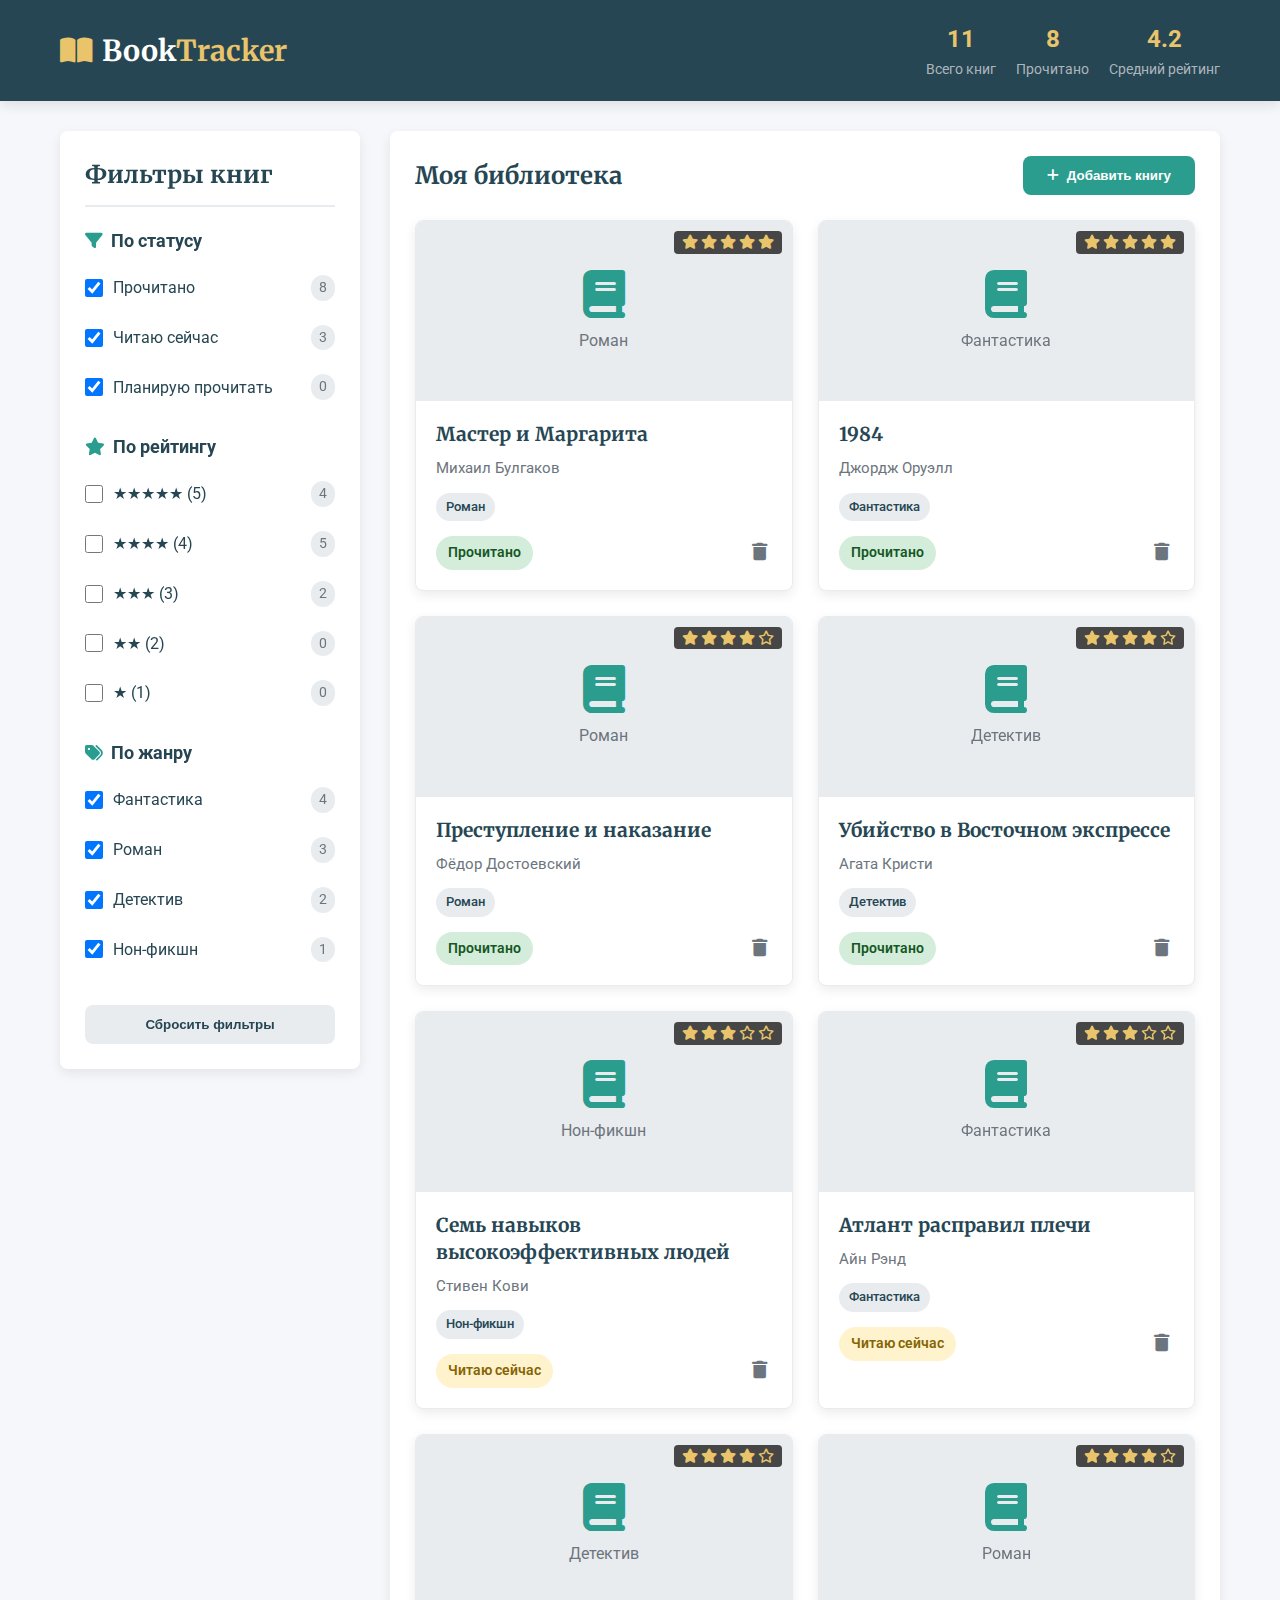
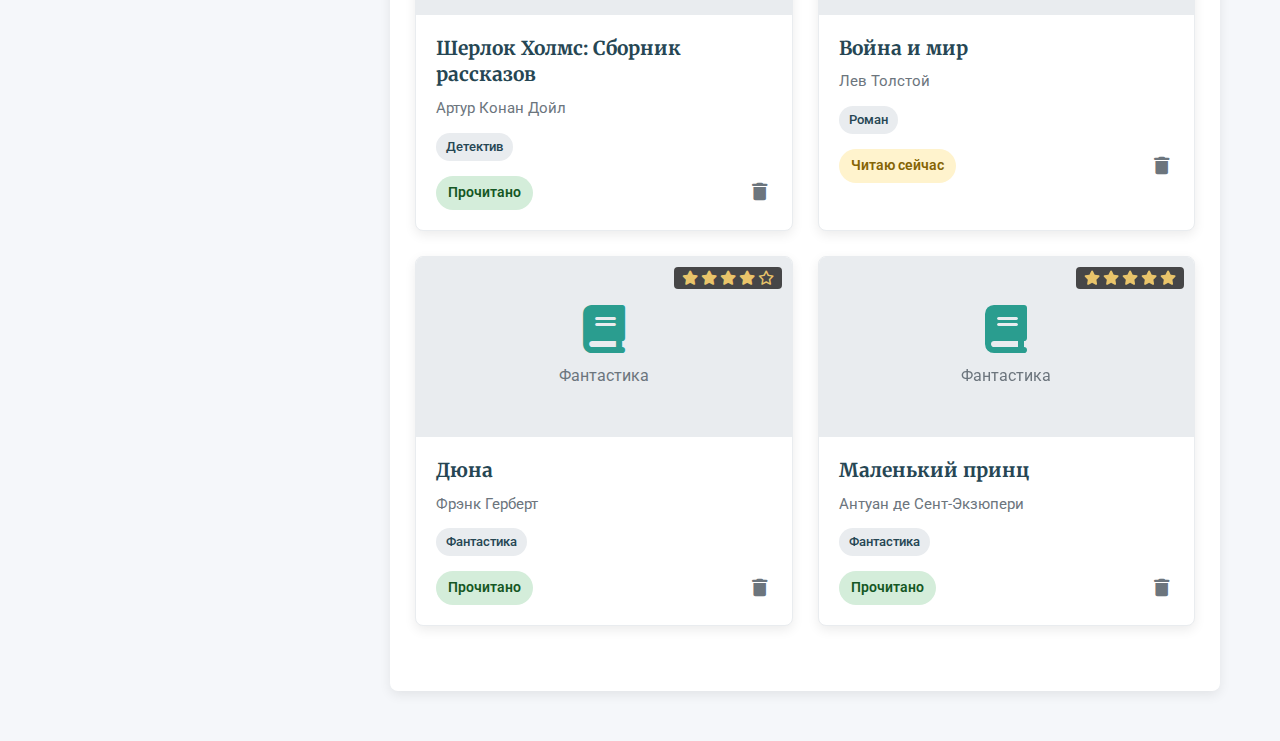
<file: Websites/BookTracker/index.html>
<!DOCTYPE html>
<html>
<head>
    <meta charset="UTF-8">
    <meta name="viewport" content="width=device-width, initial-scale=1.0">
    <title>BookTracker - Трекер прочитанных книг</title>
    <link rel="stylesheet" href="./CSS.css">
    <link rel="stylesheet" href="https://cdnjs.cloudflare.com/ajax/libs/font-awesome/6.4.0/css/all.min.css">
    <link href="https://fonts.googleapis.com/css2?family=Merriweather:wght@300;400;700&family=Roboto:wght@300;400;500;700&display=swap" rel="stylesheet">
</head>
<body>
    <!-- Header -->
    <header>
        <div class="container header-container">
            <div class="logo">
                <i class="fas fa-book-open"></i>
                <h1>Book<span>Tracker</span></h1>
            </div>
            <div class="stats">
                <div class="stat-item">
                    <div class="stat-number" id="total-books">12</div>
                    <div class="stat-label">Всего книг</div>
                </div>
                <div class="stat-item">
                    <div class="stat-number" id="read-books">8</div>
                    <div class="stat-label">Прочитано</div>
                </div>
                <div class="stat-item">
                    <div class="stat-number" id="avg-rating">4.2</div>
                    <div class="stat-label">Средний рейтинг</div>
                </div>
            </div>
        </div>
    </header>

    <!-- Main Content -->
    <div class="container">
        <div class="main-content">
            <!-- Filters Sidebar -->
            <aside class="filters-sidebar">
                <h2>Фильтры книг</h2>
                
                <div class="filter-group">
                    <h3><i class="fas fa-filter"></i> По статусу</h3>
                    <div class="filter-options">
                        <div class="filter-option" data-filter="status" data-value="read">
                            <input type="checkbox" id="filter-read" checked>
                            <label for="filter-read">Прочитано</label>
                            <span class="count">8</span>
                        </div>
                        <div class="filter-option" data-filter="status" data-value="reading">
                            <input type="checkbox" id="filter-reading" checked>
                            <label for="filter-reading">Читаю сейчас</label>
                            <span class="count">3</span>
                        </div>
                        <div class="filter-option" data-filter="status" data-value="plan">
                            <input type="checkbox" id="filter-plan" checked>
                            <label for="filter-plan">Планирую прочитать</label>
                            <span class="count">1</span>
                        </div>
                    </div>
                </div>
                
                <div class="filter-group">
                    <h3><i class="fas fa-star"></i> По рейтингу</h3>
                    <div class="filter-options">
                        <div class="filter-option" data-filter="rating" data-value="5">
                            <input type="checkbox" id="filter-5">
                            <label for="filter-5">★★★★★ (5)</label>
                            <span class="count">3</span>
                        </div>
                        <div class="filter-option" data-filter="rating" data-value="4">
                            <input type="checkbox" id="filter-4">
                            <label for="filter-4">★★★★ (4)</label>
                            <span class="count">5</span>
                        </div>
                        <div class="filter-option" data-filter="rating" data-value="3">
                            <input type="checkbox" id="filter-3">
                            <label for="filter-3">★★★ (3)</label>
                            <span class="count">3</span>
                        </div>
                        <div class="filter-option" data-filter="rating" data-value="2">
                            <input type="checkbox" id="filter-2">
                            <label for="filter-2">★★ (2)</label>
                            <span class="count">1</span>
                        </div>
                        <div class="filter-option" data-filter="rating" data-value="1">
                            <input type="checkbox" id="filter-1">
                            <label for="filter-1">★ (1)</label>
                            <span class="count">0</span>
                        </div>
                    </div>
                </div>
                
                <div class="filter-group">
                    <h3><i class="fas fa-tags"></i> По жанру</h3>
                    <div class="filter-options">
                        <div class="filter-option" data-filter="genre" data-value="Фантастика">
                            <input type="checkbox" id="filter-fantasy" checked>
                            <label for="filter-fantasy">Фантастика</label>
                            <span class="count">5</span>
                        </div>
                        <div class="filter-option" data-filter="genre" data-value="Роман">
                            <input type="checkbox" id="filter-novel" checked>
                            <label for="filter-novel">Роман</label>
                            <span class="count">3</span>
                        </div>
                        <div class="filter-option" data-filter="genre" data-value="Детектив">
                            <input type="checkbox" id="filter-detective" checked>
                            <label for="filter-detective">Детектив</label>
                            <span class="count">2</span>
                        </div>
                        <div class="filter-option" data-filter="genre" data-value="Нон-фикшн">
                            <input type="checkbox" id="filter-nonfiction" checked>
                            <label for="filter-nonfiction">Нон-фикшн</label>
                            <span class="count">2</span>
                        </div>
                    </div>
                </div>
                
                <button class="reset-filters" id="reset-filters">Сбросить фильтры</button>
            </aside>

            <!-- Books Section -->
            <main class="books-section">
                <div class="section-header">
                    <h2>Моя библиотека</h2>
                    <button class="add-book-btn" id="add-book-btn">
                        <i class="fas fa-plus"></i> Добавить книгу
                    </button>
                </div>
                
                <div class="books-grid" id="books-grid">
                    <!-- Books will be dynamically added here -->
                </div>
                
                <div class="no-results" id="no-results">
                    <i class="fas fa-book"></i>
                    <h3>Книги не найдены</h3>
                    <p>Попробуйте изменить параметры фильтрации</p>
                </div>
            </main>
        </div>
    </div>

    <!-- Add Book Modal -->
    <div class="modal-overlay" id="modal-overlay">
        <div class="modal">
            <div class="modal-header">
                <h2>Добавить новую книгу</h2>
                <button class="close-modal" id="close-modal">&times;</button>
            </div>
            <div class="modal-body">
                <form id="add-book-form">
                    <div class="form-row">
                        <div class="form-group">
                            <label for="book-title">Название книги *</label>
                            <input type="text" id="book-title" required>
                            <div class="error-message" id="title-error">Пожалуйста, введите название книги</div>
                        </div>
                        <div class="form-group">
                            <label for="book-author">Автор *</label>
                            <input type="text" id="book-author" required>
                            <div class="error-message" id="author-error">Пожалуйста, введите автора книги</div>
                        </div>
                    </div>
                    
                    <div class="form-row">
                        <div class="form-group">
                            <label for="book-genre">Жанр</label>
                            <select id="book-genre">
                                <option value="Фантастика">Фантастика</option>
                                <option value="Роман">Роман</option>
                                <option value="Детектив">Детектив</option>
                                <option value="Нон-фикшн">Нон-фикшн</option>
                                <option value="Фэнтези">Фэнтези</option>
                                <option value="Биография">Биография</option>
                                <option value="Научная литература">Научная литература</option>
                                <option value="Поэзия">Поэзия</option>
                            </select>
                        </div>
                        <div class="form-group">
                            <label for="book-status">Статус</label>
                            <select id="book-status">
                                <option value="read">Прочитано</option>
                                <option value="reading">Читаю сейчас</option>
                                <option value="plan">Планирую прочитать</option>
                            </select>
                        </div>
                    </div>
                    
                    <div class="form-group">
                        <label>Рейтинг</label>
                        <div class="rating-input">
                            <div class="rating-stars" id="rating-stars">
                                <span class="rating-star" data-value="1">★</span>
                                <span class="rating-star" data-value="2">★</span>
                                <span class="rating-star" data-value="3">★</span>
                                <span class="rating-star" data-value="4">★</span>
                                <span class="rating-star" data-value="5">★</span>
                            </div>
                            <span id="rating-value">0</span>/5
                        </div>
                        <input type="hidden" id="book-rating" value="0">
                    </div>
                    
                    <div class="form-group">
                        <label for="book-notes">Заметки (необязательно)</label>
                        <textarea id="book-notes" rows="3" placeholder="Ваши мысли о книге..."></textarea>
                    </div>
                    
                    <div class="form-actions">
                        <button type="button" class="btn-secondary" id="cancel-btn">Отмена</button>
                        <button type="submit" class="btn-primary">Добавить книгу</button>
                    </div>
                </form>
            </div>
        </div>
    </div>
    <script src="./JS.js"></script>
</body>
</html>
</file>
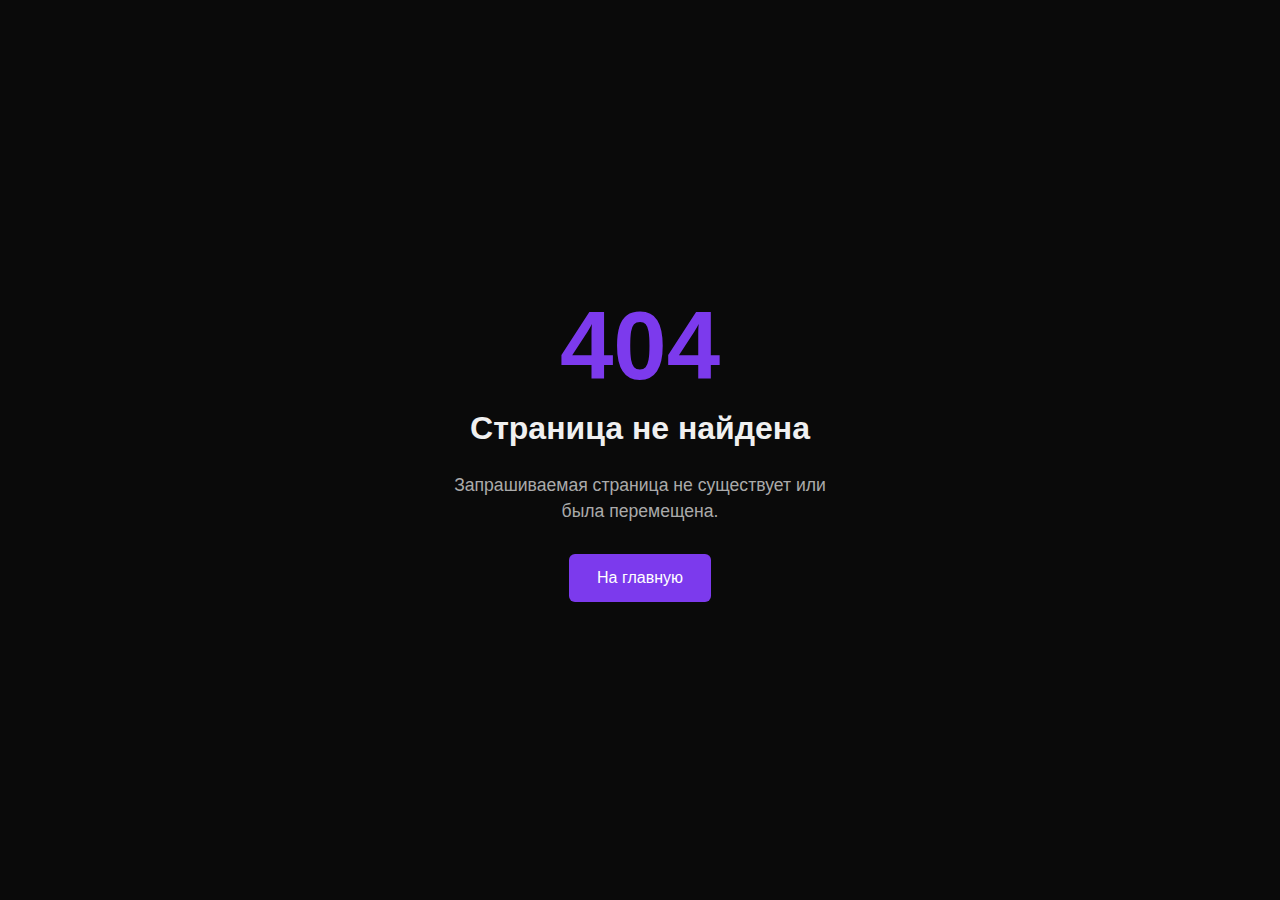
<file: Web_Bar/Web_BarCard/BarCard/templates/error_page.html>
<!DOCTYPE html>
<html lang="ru">
<head>
    <meta charset="UTF-8">
    <meta name="viewport" content="width=device-width, initial-scale=1.0">
    <link rel="icon" href="{% static 'favicon.png' %}" />
    <title>Страница не найдена</title>
    <style>
        * {
            margin: 0;
            padding: 0;
            box-sizing: border-box;
        }

        body {
            background-color: #0a0a0a;
            color: #f0f0f0;
            font-family: -apple-system, BlinkMacSystemFont, 'Segoe UI', Roboto, sans-serif;
            height: 100vh;
            display: flex;
            align-items: center;
            justify-content: center;
            padding: 20px;
            line-height: 1.5;
        }

        .container {
            text-align: center;
            max-width: 600px;
            width: 100%;
        }

        .error-code {
            font-size: 6rem;
            font-weight: 800;
            color: #7c3aed;
            margin-bottom: 10px;
            line-height: 1;
        }

        .error-title {
            font-size: 2rem;
            margin-bottom: 20px;
            font-weight: 600;
        }

        .error-message {
            font-size: 1.1rem;
            color: #aaa;
            margin-bottom: 30px;
            max-width: 400px;
            margin-left: auto;
            margin-right: auto;
        }

        .home-link {
            display: inline-block;
            background-color: #7c3aed;
            color: white;
            text-decoration: none;
            padding: 12px 28px;
            border-radius: 6px;
            font-weight: 500;
            transition: background-color 0.2s;
        }

        .home-link:hover {
            background-color: #6d28d9;
        }

        /* Адаптация для мобильных устройств */
        @media (max-width: 600px) {
            .error-code {
                font-size: 4rem;
            }
            
            .error-title {
                font-size: 1.5rem;
            }
            
            .error-message {
                font-size: 1rem;
            }
        }
    </style>
</head>
<body>
    <div class="container">
        <div class="error-code">404</div>
        <h1 class="error-title">Страница не найдена</h1>
        <p class="error-message">Запрашиваемая страница не существует или была перемещена.</p>
        <a href="/" class="home-link">На главную</a>
    </div>
</body>
</html>
</file>
<file: Websites/BookTracker/CSS.css>
:root {
    --primary: #2a9d8f;
    --primary-dark: #21867a;
    --secondary: #e9c46a;
    --accent: #e76f51;
    --light: #f8f9fa;
    --dark: #264653;
    --gray: #6c757d;
    --light-gray: #e9ecef;
    --shadow: 0 4px 12px rgba(0, 0, 0, 0.08);
    --transition: all 0.3s ease;
    --border-radius: 8px;
}
* {
    margin: 0;
    padding: 0;
    box-sizing: border-box;
}
body {
    font-family: 'Roboto', sans-serif;
    line-height: 1.6;
    color: var(--dark);
    background-color: #f5f7fa;
    padding-bottom: 50px;
}
.container {
    width: 100%;
    max-width: 1200px;
    margin: 0 auto;
    padding: 0 20px;
}
/* Header */
header {
    background-color: var(--dark);
    color: white;
    padding: 20px 0;
    box-shadow: 0 4px 12px rgba(0, 0, 0, 0.1);
}
.header-container {
    display: flex;
    justify-content: space-between;
    align-items: center;
}
.logo {
    display: flex;
    align-items: center;
    gap: 10px;
}
.logo i {
    font-size: 1.8rem;
    color: var(--secondary);
}
.logo h1 {
    font-family: 'Merriweather', serif;
    font-size: 1.8rem;
}
.logo span {
    color: var(--secondary);
}
.stats {
    display: flex;
    gap: 20px;
}
.stat-item {
    text-align: center;
}
.stat-number {
    font-size: 1.5rem;
    font-weight: 700;
    color: var(--secondary);
}
.stat-label {
    font-size: 0.9rem;
    color: #adb5bd;
}
/* Main Content */
.main-content {
    display: grid;
    grid-template-columns: 300px 1fr;
    gap: 30px;
    margin-top: 30px;
}
/* Filters Sidebar */
.filters-sidebar {
    background-color: white;
    border-radius: var(--border-radius);
    padding: 25px;
    box-shadow: var(--shadow);
    height: fit-content;
    position: sticky;
    top: 20px;
}
.filters-sidebar h2 {
    font-family: 'Merriweather', serif;
    margin-bottom: 20px;
    color: var(--dark);
    border-bottom: 2px solid var(--light-gray);
    padding-bottom: 10px;
}
.filter-group {
    margin-bottom: 25px;
}
.filter-group h3 {
    font-size: 1.1rem;
    margin-bottom: 12px;
    color: var(--dark);
    display: flex;
    align-items: center;
    gap: 8px;
}
.filter-group h3 i {
    color: var(--primary);
}
.filter-options {
    display: flex;
    flex-direction: column;
    gap: 8px;
}
.filter-option {
    display: flex;
    align-items: center;
    gap: 10px;
    cursor: pointer;
    padding: 8px 0;
    transition: var(--transition);
}
.filter-option:hover {
    color: var(--primary);
}
.filter-option input {
    width: 18px;
    height: 18px;
    cursor: pointer;
}
.filter-option label {
    cursor: pointer;
    flex-grow: 1;
}
.filter-option .count {
    background-color: var(--light-gray);
    padding: 2px 8px;
    border-radius: 20px;
    font-size: 0.85rem;
    color: var(--gray);
}
.reset-filters {
    width: 100%;
    padding: 12px;
    background-color: var(--light-gray);
    color: var(--dark);
    border: none;
    border-radius: var(--border-radius);
    font-weight: 600;
    cursor: pointer;
    transition: var(--transition);
    margin-top: 10px;
}
.reset-filters:hover {
    background-color: #ddd;
}
/* Books Section */
.books-section {
    background-color: white;
    border-radius: var(--border-radius);
    padding: 25px;
    box-shadow: var(--shadow);
}
.section-header {
    display: flex;
    justify-content: space-between;
    align-items: center;
    margin-bottom: 25px;
    flex-wrap: wrap;
    gap: 15px;
}
.section-header h2 {
    font-family: 'Merriweather', serif;
    color: var(--dark);
}
.add-book-btn {
    background-color: var(--primary);
    color: white;
    border: none;
    padding: 12px 24px;
    border-radius: var(--border-radius);
    font-weight: 600;
    cursor: pointer;
    transition: var(--transition);
    display: flex;
    align-items: center;
    gap: 8px;
}
.add-book-btn:hover {
    background-color: var(--primary-dark);
    transform: translateY(-2px);
}
/* Books Grid */
.books-grid {
    display: grid;
    grid-template-columns: repeat(auto-fill, minmax(250px, 1fr));
    gap: 25px;
    margin-bottom: 40px;
}
.book-card {
    background-color: white;
    border-radius: var(--border-radius);
    overflow: hidden;
    box-shadow: var(--shadow);
    transition: var(--transition);
    border: 1px solid var(--light-gray);
}
.book-card:hover {
    transform: translateY(-5px);
    box-shadow: 0 8px 20px rgba(0, 0, 0, 0.12);
}
.book-cover {
    height: 180px;
    background-color: #e9ecef;
    display: flex;
    align-items: center;
    justify-content: center;
    color: var(--gray);
    position: relative;
    overflow: hidden;
}
.book-cover img {
    width: 100%;
    height: 100%;
    object-fit: cover;
}
.book-cover-placeholder {
    display: flex;
    flex-direction: column;
    align-items: center;
    gap: 10px;
}
.book-cover-placeholder i {
    font-size: 3rem;
    color: var(--primary);
}
.book-rating {
    position: absolute;
    top: 10px;
    right: 10px;
    background-color: rgba(0, 0, 0, 0.7);
    color: white;
    padding: 4px 8px;
    border-radius: 4px;
    font-size: 0.9rem;
    display: flex;
    align-items: center;
    gap: 3px;
}
.book-rating i {
    color: var(--secondary);
}
.book-info {
    padding: 20px;
}
.book-title {
    font-family: 'Merriweather', serif;
    font-size: 1.2rem;
    margin-bottom: 8px;
    color: var(--dark);
    line-height: 1.4;
}
.book-author {
    color: var(--gray);
    font-size: 0.95rem;
    margin-bottom: 12px;
}
.book-genres {
    display: flex;
    flex-wrap: wrap;
    gap: 6px;
    margin-bottom: 15px;
}
.genre-tag {
    background-color: var(--light-gray);
    color: var(--dark);
    padding: 4px 10px;
    border-radius: 20px;
    font-size: 0.8rem;
    font-weight: 500;
}
.book-actions {
    display: flex;
    justify-content: space-between;
    align-items: center;
}
.book-status {
    padding: 6px 12px;
    border-radius: 20px;
    font-size: 0.85rem;
    font-weight: 600;
}
.status-read {
    background-color: #d4edda;
    color: #155724;
}
.status-reading {
    background-color: #fff3cd;
    color: #856404;
}
.status-plan {
    background-color: #d1ecf1;
    color: #0c5460;
}
.delete-book {
    background: none;
    border: none;
    color: var(--gray);
    cursor: pointer;
    font-size: 1.1rem;
    transition: var(--transition);
    padding: 5px;
}
.delete-book:hover {
    color: var(--accent);
}
/* Add Book Modal */
.modal-overlay {
    position: fixed;
    top: 0;
    left: 0;
    right: 0;
    bottom: 0;
    background-color: rgba(0, 0, 0, 0.5);
    display: flex;
    align-items: center;
    justify-content: center;
    z-index: 1000;
    display: none;
}
.modal {
    background-color: white;
    border-radius: var(--border-radius);
    width: 90%;
    max-width: 600px;
    max-height: 90vh;
    overflow-y: auto;
    box-shadow: 0 10px 30px rgba(0, 0, 0, 0.2);
}
.modal-header {
    display: flex;
    justify-content: space-between;
    align-items: center;
    padding: 20px 25px;
    border-bottom: 1px solid var(--light-gray);
}
.modal-header h2 {
    font-family: 'Merriweather', serif;
    color: var(--dark);
}
.close-modal {
    background: none;
    border: none;
    font-size: 1.5rem;
    color: var(--gray);
    cursor: pointer;
    transition: var(--transition);
}
.close-modal:hover {
    color: var(--accent);
}
.modal-body {
    padding: 25px;
}
.form-group {
    margin-bottom: 20px;
}
.form-group label {
    display: block;
    margin-bottom: 8px;
    font-weight: 500;
    color: var(--dark);
}
.form-group input,
.form-group select,
.form-group textarea {
    width: 100%;
    padding: 12px 15px;
    border: 1px solid var(--light-gray);
    border-radius: var(--border-radius);
    font-family: 'Roboto', sans-serif;
    font-size: 1rem;
    transition: var(--transition);
}
.form-group input:focus,
.form-group select:focus,
.form-group textarea:focus {
    outline: none;
    border-color: var(--primary);
    box-shadow: 0 0 0 3px rgba(42, 157, 143, 0.2);
}
.form-row {
    display: grid;
    grid-template-columns: 1fr 1fr;
    gap: 20px;
}
.rating-input {
    display: flex;
    align-items: center;
    gap: 10px;
}
.rating-stars {
    display: flex;
    gap: 5px;
}
.rating-star {
    font-size: 1.5rem;
    color: #ddd;
    cursor: pointer;
    transition: var(--transition);
}
.rating-star.active {
    color: var(--secondary);
}
.form-actions {
    display: flex;
    justify-content: flex-end;
    gap: 15px;
    margin-top: 30px;
}
.btn-secondary {
    background-color: var(--light-gray);
    color: var(--dark);
    border: none;
    padding: 12px 24px;
    border-radius: var(--border-radius);
    font-weight: 600;
    cursor: pointer;
    transition: var(--transition);
}
.btn-secondary:hover {
    background-color: #ddd;
}
.btn-primary {
    background-color: var(--primary);
    color: white;
    border: none;
    padding: 12px 24px;
    border-radius: var(--border-radius);
    font-weight: 600;
    cursor: pointer;
    transition: var(--transition);
}
.btn-primary:hover {
    background-color: var(--primary-dark);
}
.error-message {
    color: var(--accent);
    font-size: 0.85rem;
    margin-top: 5px;
    display: none;
}
.error-message.show {
    display: block;
}
/* No Results */
.no-results {
    text-align: center;
    padding: 40px 20px;
    color: var(--gray);
    display: none;
}
.no-results i {
    font-size: 3rem;
    margin-bottom: 15px;
    color: var(--light-gray);
}
/* Responsive Design */
@media (max-width: 992px) {
    .main-content {
        grid-template-columns: 1fr;
    }
    
    .filters-sidebar {
        position: static;
    }
}
@media (max-width: 768px) {
    .header-container {
        flex-direction: column;
        gap: 15px;
        text-align: center;
    }
    
    .stats {
        width: 100%;
        justify-content: center;
    }
    
    .form-row {
        grid-template-columns: 1fr;
    }
    
    .books-grid {
        grid-template-columns: repeat(auto-fill, minmax(200px, 1fr));
    }
}
@media (max-width: 576px) {
    .books-grid {
        grid-template-columns: 1fr;
    }
    
    .section-header {
        flex-direction: column;
        align-items: flex-start;
    }
    
    .add-book-btn {
        width: 100%;
        justify-content: center;
    }
}
</file>
